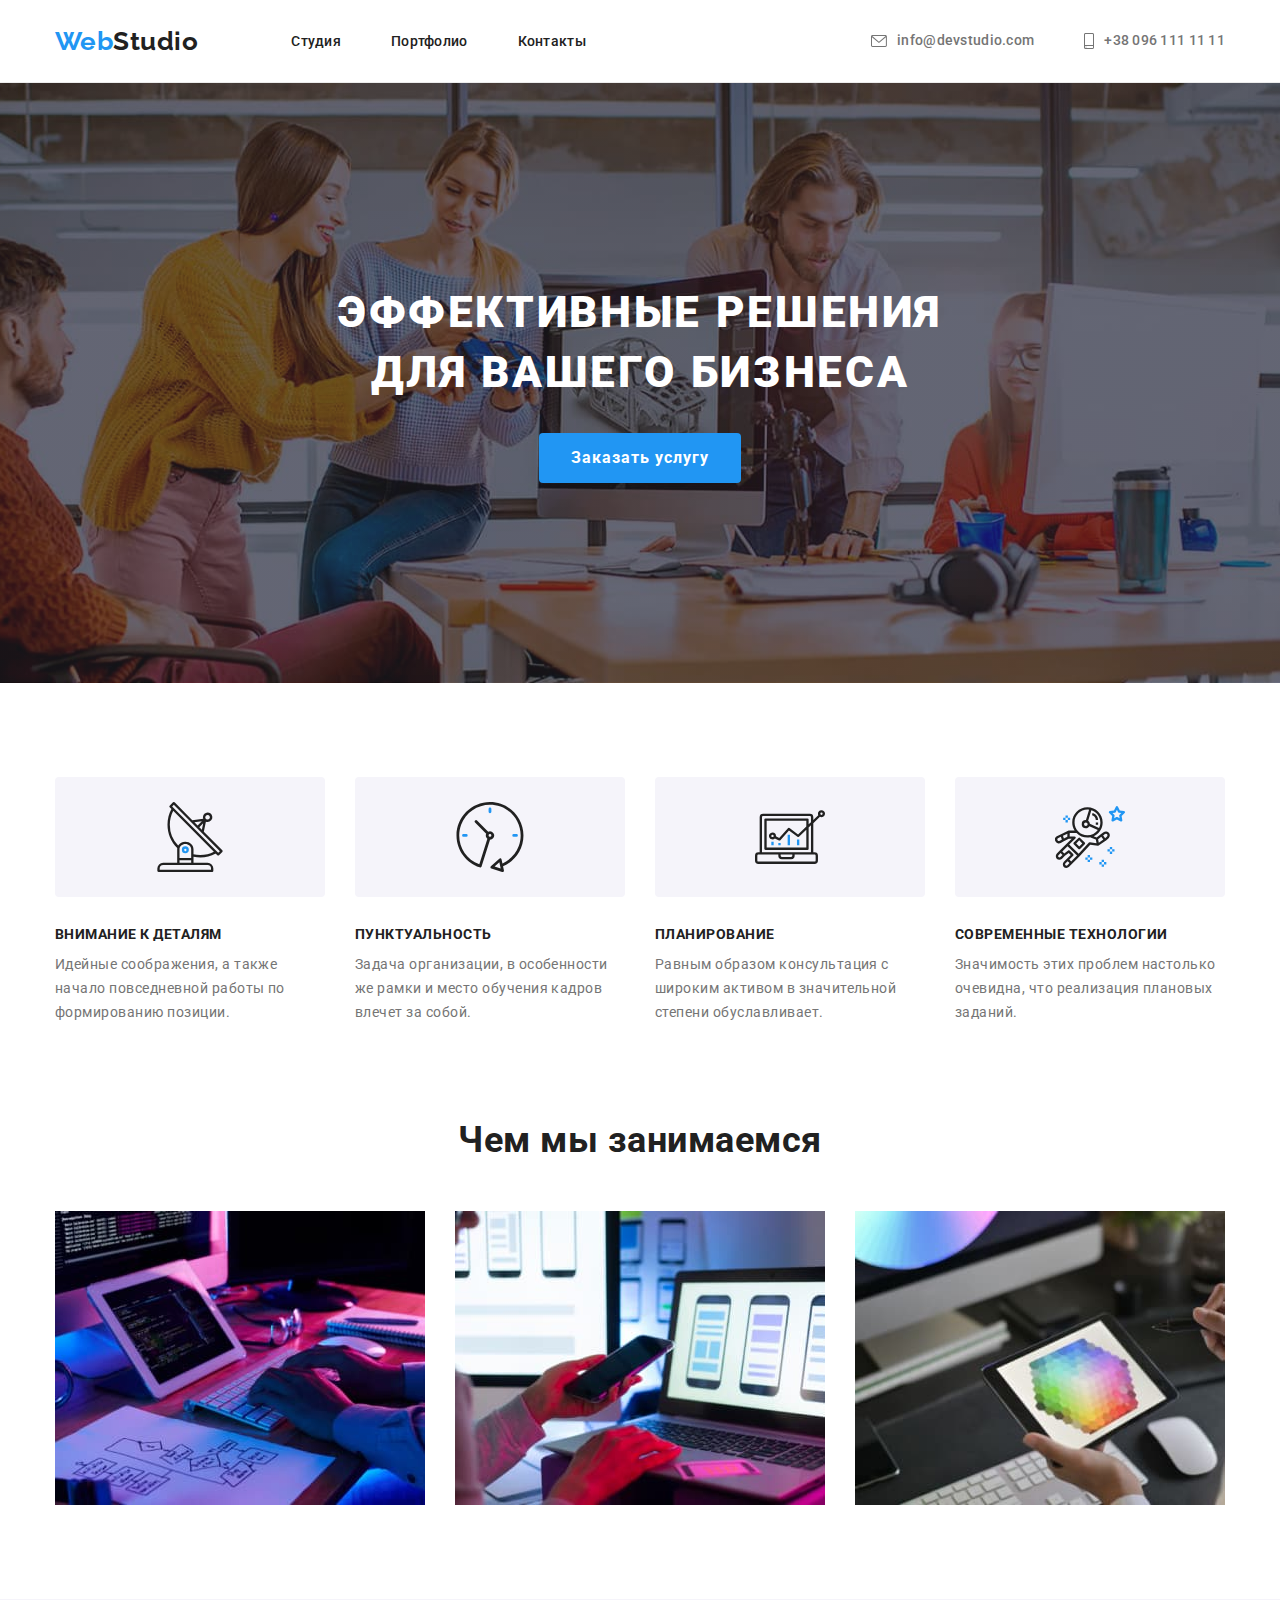
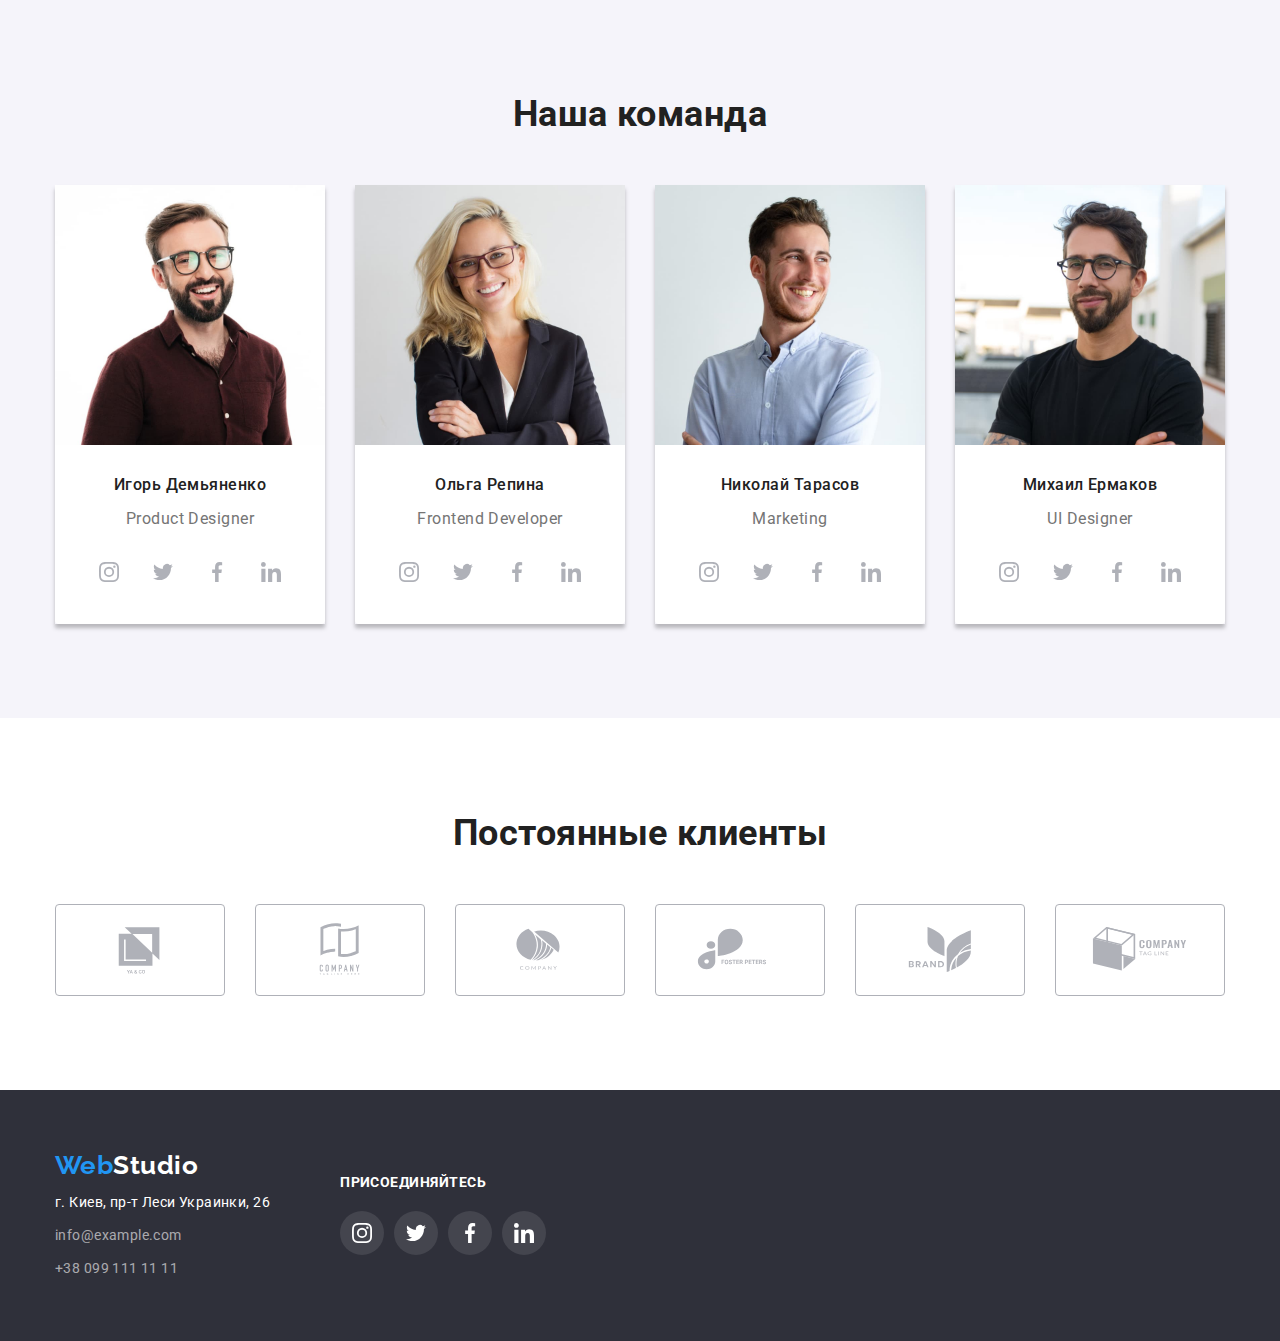
<file: index.html>
<!DOCTYPE html>
<html lang="ru">
  <head>
    <meta charset="UTF-8" />
    <meta http-equiv="X-UA-Compatible" content="IE=edge" />
    <meta name="viewport" content="width=device-width, initial-scale=1.0" />
    <title>Студия</title>
    <link rel="preconnect" href="https://fonts.gstatic.com" />
    <link
      href="https://fonts.googleapis.com/css2?family=Raleway:wght@700&family=Roboto:wght@400;500;700;900&display=swap"
      rel="stylesheet"
    />
    <link
      rel="stylesheet"
      href="https://cdnjs.cloudflare.com/ajax/libs/modern-normalize/1.0.0/modern-normalize.min.css"
    />
    <link rel="stylesheet" href="./css/styles.css" />
  </head>
  <body>
    <header class="header">
      <div class="container">
        <a href="/" class="logo">Web<span class="logo-color-header">Studio</span></a>
        <nav class="nav-section">
          <ul class="nav-flex">
            <li class="list-item"><a href="./index.html" class="link">Студия </a></li>
            <li class="list-item"><a href="./portfolio.html" class="link">Портфолио</a></li>
            <li class="list-item"><a href="" class="link">Контакты</a></li>
          </ul>
        </nav>
        <ul class="contact-details">
          <li class="list-item"><a href="mailto:info@devstudio.com" class="link">
            <svg width="16px" height="12px" class="address-svg">
              <use href="./images/icons/icons.svg#icon-mail">
              </use>
            </svg>
            info@devstudio.com</a></li>
          <li class="list-item"><a href="tel:+380961111111" class="link">
            <svg class="address-svg" width="10px" height="16px">
              <use href="./images/icons/icons.svg#icon-tel">
              </use>
            </svg>
            +38 096 111 11 11</a></li>
        </ul>
      </div>
    </header>
    <main class="main-container">
        <!--Шапка-->
        <section class="top-section">
          <div class="container">
            <div class="top-section-container">
              <h1 class="main-title">Эффективные решения для вашего бизнеса</h1>
            </div>
            <button type="button" class="order-button">Заказать услугу</button>
          </div>
        </section>
        <!--Особенности-->
        <section class="features-section section">
          <div class="container">
          <ul class="features-flex">
            <li class="list-item">
              <div class="feature-icon-div">
              <svg class="feature-icon">
                <use href="./images/icons/icons.svg#icon-antenna"></use>
              </svg>
              </div>
              <div class="feature-description">
              <h3 class="heading">Внимание к деталям</h3>
              <p class="paragraph">Идейные соображения, а также начало повседневной работы по формированию позиции.</p>
              </div>
            </li>
            <li class="list-item">
              <div class="feature-icon-div">
              <svg class="feature-icon">
                <use href="./images/icons/icons.svg#icon-clock"></use>
              </svg>
              </div>
              <div class="feature-description">
              <h3 class="heading">Пунктуальность</h3>
              <p class="paragraph">
                Задача организации, в особенности же рамки и место обучения кадров влечет за собой.
              </p>
              </div>
            </li>
            <li class="list-item">
              <div class="feature-icon-div">
              <svg class="feature-icon">
                <use href="./images/icons/icons.svg#icon-diagram"></use>
              </svg>
              </div>
              <div class="feature-description">
              <h3 class="heading">Планирование</h3>
              <p class="paragraph">
                Равным образом консультация с широким активом в значительной степени обуславливает.
              </p>
              </div>
            </li>
            <li class="list-item">
              <div class="feature-icon-div">
               <svg class="feature-icon">
                <use href="./images/icons/icons.svg#icon-astronaut"></use>
              </svg>
              </div>
              <div class="feature-description">
              <h3 class="heading">Современные технологии</h3>
              <p class="paragraph">Значимость этих проблем настолько очевидна, что реализация плановых заданий.</p>
              </div>
            </li>
          </ul>
          </div>
        </section>

        <!--Чем мы занимаемся-->
        <section class="what-we-do-section section">
          <div class="container">
            <h2 class="heading">Чем мы занимаемся</h2>
            <ul class="what-we-do-flex">
              <li class="list-item">
                <img src="./images/what-we-do/img1.jpg" alt="Разработка сайтов" width="370" height="294" class="img" />
              </li>
              <li class="list-item">
                <img
                  src="./images/what-we-do/img2.jpg"
                  alt="Разработка мобильных приложений"
                  width="370"
                  height="294"
                  class="img"
                />
              </li>
              <li class="list-item">
                <img src="./images/what-we-do/img3.jpg" alt="Веб-дизайн" width="370" height="294" class="img" />
              </li>
            </ul>
          </div>
        </section>
        <!--Наша команда-->
        <section class="our-team-section section">
          <div class="container">
            <h2 class="heading">Наша команда</h2>
            <ul class="our-team-flex">
              <li class="list-item team-member">
                <div class="images-item">
                  <img src="./images/our-team/img1.jpg" alt="Игорь Демьяненко" width="270" height="260" class="img" />
                  <div class="img-description">
                    <h3 class="team-names">Игорь Демьяненко</h3>
                    <p lang="en" class="paragraph">Product Designer</p>
                    
                    <ul class="social-icons">
                      <li class="list-item">
                        <a  class="social-icon-link"
                        href="">
                      <svg class="social-icon-svg">
                        <use href="./images/icons/icons.svg#icon-instagram"></use>
                      </svg>
                      </a>
                      </li>
                      <li class="list-item">
                        <a  class="social-icon-link"
                        href="">
                      <svg class="social-icon-svg">
                        <use href="./images/icons/icons.svg#icon-twitter"></use>
                      </svg>
                      </a>
                      </li>
                      <li class="list-item">
                        <a  class="social-icon-link"
                        href="">
                      <svg class="social-icon-svg">
                        <use href="./images/icons/icons.svg#icon-facebook"></use>
                      </svg>
                      </a>
                      </li>
                      <li class="list-item">
                        <a  class="social-icon-link"
                        href="">
                      <svg class="social-icon-svg">
                        <use href="./images/icons/icons.svg#icon-linkedin"></use>
                      </svg>
                      </a>
                      </li>

                    </ul>
                  </div>
                </div>
              </li>
              <li class="list-item team-member">
                <div class="images-item">
                  <img src="./images/our-team/img2.jpg" alt="Ольга Репина" width="270" height="260" class="img" />
                  <div class="img-description">
                    <h3 class="team-names">Ольга Репина</h3>
                    <p lang="en" class="paragraph">Frontend Developer</p>

                    <ul class="social-icons">
                      <li class="list-item">
                        <a  class="social-icon-link"
                        href="">
                      <svg class="social-icon-svg">
                        <use href="./images/icons/icons.svg#icon-instagram"></use>
                      </svg>
                      </a>
                      </li>
                      <li class="list-item">
                        <a  class="social-icon-link"
                        href="">
                      <svg class="social-icon-svg">
                        <use href="./images/icons/icons.svg#icon-twitter"></use>
                      </svg>
                      </a>
                      </li>
                      <li class="list-item">
                        <a  class="social-icon-link"
                        href="">
                      <svg class="social-icon-svg">
                        <use href="./images/icons/icons.svg#icon-facebook"></use>
                      </svg>
                      </a>
                      </li>
                      <li class="list-item">
                        <a  class="social-icon-link"
                        href="">
                      <svg class="social-icon-svg">
                        <use href="./images/icons/icons.svg#icon-linkedin"></use>
                      </svg>
                      </a>
                      </li>

                    </ul>
                  </div>
                </div>
              </li>
              <li class="list-item team-member">
                <div class="images-item">
                  <img src="./images/our-team/img3.jpg" alt="Николай Тарасов" width="270" height="260" class="img" />
                  <div class="img-description">
                    <h3 class="team-names">Николай Тарасов</h3>
                    <p lang="en" class="paragraph">Marketing</p>
                    <ul class="social-icons">
                      <li class="list-item">
                        <a  class="social-icon-link"
                        href="">
                      <svg class="social-icon-svg">
                        <use href="./images/icons/icons.svg#icon-instagram"></use>
                      </svg>
                      </a>
                      </li>
                      <li class="list-item">
                        <a  class="social-icon-link"
                        href="">
                      <svg class="social-icon-svg">
                        <use href="./images/icons/icons.svg#icon-twitter"></use>
                      </svg>
                      </a>
                      </li>
                      <li class="list-item">
                        <a  class="social-icon-link"
                        href="">
                      <svg class="social-icon-svg">
                        <use href="./images/icons/icons.svg#icon-facebook"></use>
                      </svg>
                      </a>
                      </li>
                      <li class="list-item">
                        <a  class="social-icon-link"
                        href="">
                      <svg class="social-icon-svg">
                        <use href="./images/icons/icons.svg#icon-linkedin"></use>
                      </svg>
                      </a>
                      </li>

                    </ul>
                  </div>
                </div>
              </li>
              <li class="list-item team-member">
                <div class="images-item">
                  <img src="./images/our-team/img4.jpg" alt="Михаил Ермаков" width="270" height="260" class="img" />
                  <div class="img-description">
                    <h3 class="team-names">Михаил Ермаков</h3>
                    <p lang="en" class="paragraph">UI Designer</p>
                    <ul class="social-icons">
                      <li class="list-item">
                        <a  class="social-icon-link"
                        href="">
                      <svg class="social-icon-svg">
                        <use href="./images/icons/icons.svg#icon-instagram"></use>
                      </svg>
                      </a>
                      </li>
                      <li class="list-item">
                        <a  class="social-icon-link"
                        href="">
                      <svg class="social-icon-svg">
                        <use href="./images/icons/icons.svg#icon-twitter"></use>
                      </svg>
                      </a>
                      </li>
                      <li class="list-item">
                        <a  class="social-icon-link"
                        href="">
                      <svg class="social-icon-svg">
                        <use href="./images/icons/icons.svg#icon-facebook"></use>
                      </svg>
                      </a>
                      </li>
                      <li class="list-item">
                        <a  class="social-icon-link"
                        href="">
                      <svg class="social-icon-svg">
                        <use href="./images/icons/icons.svg#icon-linkedin"></use>
                      </svg>
                      </a>
                      </li>

                    </ul>
                  </div>
                </div>
              </li>
            </ul>
          </div>
        </section>
      </div>
<!-- Постоянные клиенты -->
<section class="clients-section section">
  <div class="container">
    <h2 class="heading">Постоянные клиенты</h2>
<ul class="clients-flex">
  <li class="list-item">
    <a class="clients-icon-link" href=""> 
      <svg class="clients-logo-icon">
    <use href="./images/icons/icons.svg#icon-logo1"></use>
  </svg> 
    </a> 
  </li>
  <li class="list-item">
    <a class="clients-icon-link" href=""> 
      <svg class="clients-logo-icon">
    <use href="./images/icons/icons.svg#icon-logo2"></use>
  </svg> 
    </a> 
  </li>
  <li class="list-item">
    <a class="clients-icon-link" href=""> 
      <svg class="clients-logo-icon">
    <use href="./images/icons/icons.svg#icon-logo3"></use>
  </svg> 
    </a> 
  </li>
  <li class="list-item">
    <a class="clients-icon-link" href=""> 
      <svg class="clients-logo-icon">
    <use href="./images/icons/icons.svg#icon-logo4"></use>
  </svg> 
    </a> 
  </li>
  <li class="list-item">
    <a class="clients-icon-link" href=""> 
      <svg class="clients-logo-icon">
    <use href="./images/icons/icons.svg#icon-logo5"></use>
  </svg> 
    </a> 
  </li>
  <li class="list-item">
    <a class="clients-icon-link" href=""> 
      <svg class="clients-logo-icon">
    <use href="./images/icons/icons.svg#icon-logo6"></use>
  </svg> 
     </a> 
  </li>
</ul>

  </div>
</section>


    </main>
    <footer class="footer">
      <div class="container">
        <div>
        <a href="/" class="logo">Web<span class="logo-color-footer">Studio</span></a>
        <div class="address">
          <address>
            <ul>
              <li class="list-item">
                <a href="https://goo.gl/maps/MNjErT4eSWycqs1J6" class="link">
                  <span class="location-link"> г. Киев, пр-т Леси Украинки, 26 </span></a
                >
              </li>
              <li class="list-item">
                <a href="mailto:info@example.com" class="link">info@example.com</a>
              </li>
              <li class="list-item"><a href="+380991111111" class="link">+38 099 111 11 11</a></li>
            </ul>
          </address>
        </div>
        </div>
<div class="footer-socials">
  <h3 class="heading">Присоединяйтесь</h3>
  <ul class="social-icons">
    <li class="list-item">
        <a  class="social-icon-link"
             href="">
            <svg class="social-icon-svg">
              <use href="./images/icons/icons.svg#icon-instagram"></use>
            </svg>
        </a>
    </li>
    <li class="list-item">
        <a  class="social-icon-link"
            href="">
            <svg class="social-icon-svg">
              <use href="./images/icons/icons.svg#icon-twitter"></use>
            </svg>
        </a>
    </li>
    <li class="list-item">
        <a  class="social-icon-link"
            href="">
            <svg class="social-icon-svg">
              <use href="./images/icons/icons.svg#icon-facebook"></use>
            </svg>
        </a>
    </li>
    <li class="list-item">
        <a  class="social-icon-link"
            href="">
            <svg class="social-icon-svg">
              <use href="./images/icons/icons.svg#icon-linkedin"></use>
            </svg>
      </a>
   </li>

  </ul>

</div>

      </div>
    </footer>
  </body>
</html>
</file>
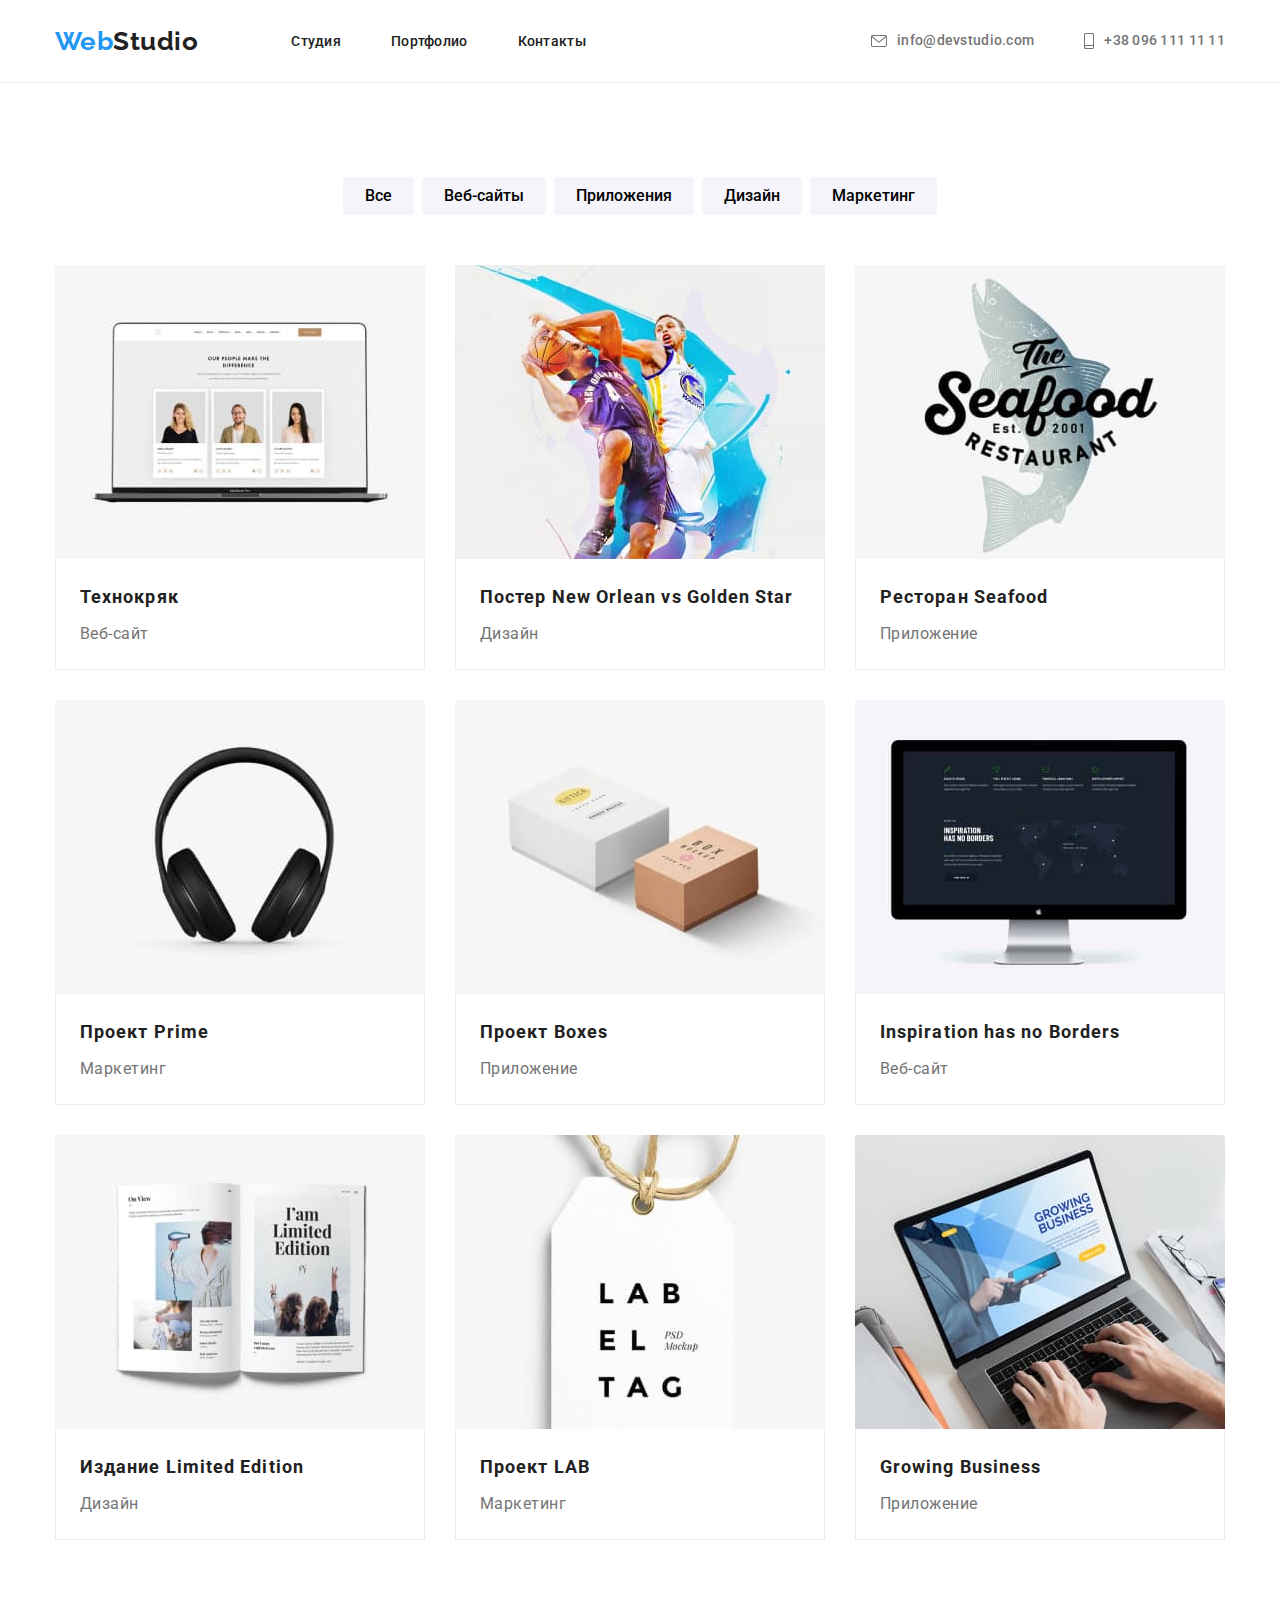
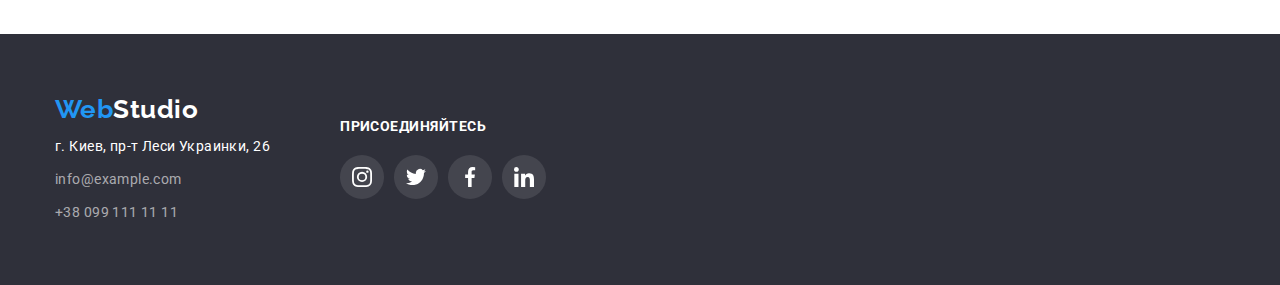
<file: portfolio.html>
<!DOCTYPE html>
<html lang="ru">
  <head>
    <meta charset="UTF-8" />
    <meta http-equiv="X-UA-Compatible" content="IE=edge" />
    <meta name="viewport" content="width=device-width, initial-scale=1.0" />
    <title>Портфолио</title>
    <link rel="preconnect" href="https://fonts.gstatic.com" />
    <link
      href="https://fonts.googleapis.com/css2?family=Raleway:wght@700&family=Roboto:wght@400;500;700;900&display=swap"
      rel="stylesheet"
    />
    <link
      rel="stylesheet"
      href="https://cdnjs.cloudflare.com/ajax/libs/modern-normalize/1.0.0/modern-normalize.min.css"
    />
    <link rel="stylesheet" href="./css/styles.css" />
  </head>

  <body>
    <header class="header">
      <div class="container">
        <a href="/" class="logo">Web<span class="logo-color-header">Studio</span></a>
        <nav class="nav-section">
          <ul class="nav-flex">
            <li class="list-item"><a href="./index.html" class="link">Студия</a></li>
            <li class="list-item"><a href="./portfolio.html" class="link">Портфолио</a></li>
            <li class="list-item"><a href="" class="link">Контакты</a></li>
          </ul>
        </nav>
        <ul class="contact-details">
          <li class="list-item">
            <a href="mailto:info@devstudio.com" class="link">
              <svg class="address-svg" width="16px" height="12px">
                <use href="./images/icons/icons.svg#icon-mail"></use>
              </svg>
              info@devstudio.com
            </a>
          </li>
          <li class="list-item">
            <a href="tel:+380961111111" class="link">
              <svg class="address-svg" width="10px" height="16px">
                <use href="./images/icons/icons.svg#icon-tel"></use>
              </svg>
              +38 096 111 11 11
            </a>
          </li>
        </ul>
      </div>
    </header>
    <main class="main-container">
      <section class="section">
        <div class="container">
          <h1 class="hiden-heading">Примеры работ</h1>
          <ul class="filter-flex">
            <li class="list-item"><button type="button" class="button">Все</button></li>
            <li class="list-item"><button type="button" class="button">Веб-сайты</button></li>
            <li class="list-item"><button type="button" class="button">Приложения</button></li>
            <li class="list-item"><button type="button" class="button">Дизайн</button></li>
            <li class="list-item"><button type="button" class="button">Маркетинг</button></li>
          </ul>
          <ul class="portfolio-flex">
            <li class="list-item">
              <div class="images-item">
                <div class="img-thumb">
                  <img src="./images/portfolio/img1.jpg" alt="Технокряк" width="370" height="294" class="img" />
                </div>
                <div class="img-name">
                  <h2 class="heading">Технокряк</h2>
                  <p class="paragraph">Веб-сайт</p>
                </div>
              </div>
            </li>
            <li class="list-item">
              <div class="images-item">
                <div class="img-thumb">
                  <img
                    src="./images/portfolio/img2.jpg"
                    alt="Постер New Orlean vs Golden Star"
                    width="370"
                    height="294"
                    class="img"
                  />
                </div>
                <div class="img-name">
                  <h2 class="heading">Постер New Orlean vs Golden Star</h2>
                  <p class="paragraph">Дизайн</p>
                </div>
              </div>
            </li>
            <li class="list-item">
              <div class="images-item">
                <div class="img-thumb">
                  <img src="./images/portfolio/img3.jpg" alt="Ресторан Seafood" width="370" height="294" class="img" />
                </div>
                <div class="img-name">
                  <h2 class="heading">Ресторан Seafood</h2>
                  <p class="paragraph">Приложение</p>
                </div>
              </div>
            </li>
            <li class="list-item">
              <div class="images-item">
                <div class="img-thumb">
                  <img src="./images/portfolio/img4.jpg" alt="Проект Prime" width="370" height="294" class="img" />
                </div>
                <div class="img-name">
                  <h2 class="heading">Проект Prime</h2>
                  <p class="paragraph">Маркетинг</p>
                </div>
              </div>
            </li>
            <li class="list-item">
              <div class="images-item">
                <div class="img-thumb">
                  <img src="./images/portfolio/img5.jpg" alt="Проект Boxes" width="370" height="294" class="img" />
                </div>
                <div class="img-name">
                  <h2 class="heading">Проект Boxes</h2>
                  <p class="paragraph">Приложение</p>
                </div>
              </div>
            </li>
            <li class="list-item">
              <div class="images-item">
                <div class="img-thumb">
                  <img
                    src="./images/portfolio/img6.jpg"
                    alt="Inspiration has no Borders"
                    width="370"
                    height="294"
                    class="img"
                  />
                </div>
                <div class="img-name">
                  <h2 class="heading">Inspiration has no Borders</h2>
                  <p class="paragraph">Веб-сайт</p>
                </div>
              </div>
            </li>
            <li class="list-item">
              <div class="images-item">
                <div class="img-thumb">
                  <img
                    src="./images/portfolio/img7.jpg"
                    alt="Издание Limited Edition"
                    width="370"
                    height="294"
                    class="img"
                  />
                </div>
                <div class="img-name">
                  <h2 class="heading">Издание Limited Edition</h2>
                  <p class="paragraph">Дизайн</p>
                </div>
              </div>
            </li>
            <li class="list-item">
              <div class="images-item">
                <div class="img-thumb">
                  <img src="./images/portfolio/img8.jpg" alt="Проект LAB" width="370" height="294" class="img" />
                </div>
                <div class="img-name">
                  <h2 class="heading">Проект LAB</h2>
                  <p class="paragraph">Маркетинг</p>
                </div>
              </div>
            </li>
            <li class="list-item">
              <div class="images-item">
                <div class="img-thumb">
                  <img src="./images/portfolio/img9.jpg" alt="Проект LAB" width="370" height="294" class="img" />
                </div>
                <div class="img-name">
                  <h2 class="heading">Growing Business</h2>
                  <p class="paragraph">Приложение</p>
                </div>
              </div>
            </li>
          </ul>
        </div>
      </section>
    </main>
    <footer class="footer">
      <div class="container">
        <div>
          <a href="/" class="logo">Web<span class="logo-color-footer">Studio</span></a>
          <div class="address">
            <address>
              <ul>
                <li class="list-item">
                  <a href="https://goo.gl/maps/MNjErT4eSWycqs1J6" class="link">
                    <span class="location-link"> г. Киев, пр-т Леси Украинки, 26 </span></a
                  >
                </li>
                <li class="list-item">
                  <a href="mailto:info@example.com" class="link">info@example.com</a>
                </li>
                <li class="list-item"><a href="+380991111111" class="link">+38 099 111 11 11</a></li>
              </ul>
            </address>
          </div>
        </div>
        <div class="footer-socials">
          <h3 class="heading">Присоединяйтесь</h3>
          <ul class="social-icons">
            <li class="list-item">
              <a class="social-icon-link" href="">
                <svg class="social-icon-svg">
                  <use href="./images/icons/icons.svg#icon-instagram"></use>
                </svg>
              </a>
            </li>
            <li class="list-item">
              <a class="social-icon-link" href="">
                <svg class="social-icon-svg">
                  <use href="./images/icons/icons.svg#icon-twitter"></use>
                </svg>
              </a>
            </li>
            <li class="list-item">
              <a class="social-icon-link" href="">
                <svg class="social-icon-svg">
                  <use href="./images/icons/icons.svg#icon-facebook"></use>
                </svg>
              </a>
            </li>
            <li class="list-item">
              <a class="social-icon-link" href="">
                <svg class="social-icon-svg">
                  <use href="./images/icons/icons.svg#icon-linkedin"></use>
                </svg>
              </a>
            </li>
          </ul>
        </div>
      </div>
    </footer>
  </body>
</html>
</file>
<file: css/styles.css>
body {
  font-family: Roboto, sans-serif;
  color: var(--primary-text-color);
  letter-spacing: var(--primary-letter-spacing);
}

:root {
  --primary-bgcolor: #ffffff;
  --team-bgcolor: #f5f4fa;
  --main-dark-bgcolor: #2f303a;
  --accent-color: #2196f3;
  --buttons-bgcolor: #f5f4fa;
  --primary-text-color: #212121;
  --primary-letter-spacing: 0.03em;
  --secondary-text-color: #757575;
  --main-white-color: #ffffff;
  --icons-color: #afb1b8;
}
/* General */
.container {
  width: 1200px;
  padding: 0 15px;
  margin-left: auto;
  margin-right: auto;
}
.list-item {
  list-style-type: none;
}
h1,
h2,
h3,
p,
ul {
  margin: 0;
  padding: 0;
}

.section {
  padding-top: 94px;
  padding-bottom: 94px;
}

.img {
  display: block;
}

/* Header */
.header {
  background-color: var(--primary-bgcolor);
}

.header .container {
  display: flex;
  align-items: center;
}
.header {
  border-bottom: 1px solid #ececec;
}

.logo {
  text-decoration: none;
  font-family: Raleway, sans-serif;
  font-weight: 700;
  font-size: 26px;
  line-height: 1.19;
  color: var(--accent-color);
}
.logo-color-header {
  color: var(--primary-text-color);
}
.logo-color-footer {
  color: var(--main-white-color);
}
.link {
  text-decoration: none;
  color: inherit;
}
.address-svg {
  margin-right: 10px;
  fill: currentColor;
}

.nav-section .link {
  color: var(--primary-text-color);
  font-size: 14px;
  font-weight: 500;
  line-height: 1.14;
  letter-spacing: 0.02em;
}
.nav-flex {
  display: flex;
  margin-left: 93px;
}
.nav-flex .list-item {
  display: block;
  padding: 32px 0;
}
.nav-flex .list-item:not(:last-child) {
  margin-right: 50px;
}
.header .contact-details {
  display: flex;
  margin-left: auto;
}

.contact-details .link {
  color: var(--secondary-text-color);
  font-weight: 500;
  font-size: 14px;
  line-height: 1.14;
  letter-spacing: 0.02em;
}

.contact-details .list-item + .list-item {
  margin-left: 50px;
}
.contact-details .link {
  display: flex;
  align-items: center;
}

.link:focus,
.link:hover {
  color: var(--accent-color);
}
/* Main */
.main-container {
  background-color: var(--primary-bgcolor);
}
.our-team-section {
  background-color: var(--team-bgcolor);
}
.footer,
.top-section {
  background-color: var(--main-dark-bgcolor);
}
.top-section {
  padding-top: 200px;
  padding-bottom: 200px;
  margin-left: auto;
  margin-right: auto;
}
.top-section-container {
  width: 696px;
  margin-left: auto;
  margin-right: auto;
  margin-bottom: 30px;
}
.top-section {
  background-image: linear-gradient(to top, rgba(47, 48, 58, 0.4), rgba(47, 48, 58, 0.4)), url(../images/hero/hero.jpg);
  max-width: 1600px;
  background-repeat: no-repeat;
  background-position: center;
  background-size: cover;
}
.filter-flex {
  display: flex;
  justify-content: center;

  margin-bottom: 50px;
}
.filter-flex .list-item + .list-item {
  margin-left: 8px;
}
.button {
  background-color: var(--buttons-bgcolor);
  font-weight: 500;
  font-size: 16px;
  line-height: 1.62;
  text-align: center;
  cursor: pointer;
  font-family: inherit;

  padding: 6px 22px;
  border-width: 0px;
  border-color: transparent;
  border-radius: 4px;
}
.button:hover,
.button:focus {
  background-color: var(--accent-color);
  color: var(--main-white-color);

  box-shadow: 0px 2px 2px 0px rgba(0, 0, 0, 0.12), 0px 1px 2px 0px rgba(0, 0, 0, 0.08),
    0px 3px 1px 0px rgba(0, 0, 0, 0.1);
}
.portfolio-flex {
  display: flex;
  margin-left: auto;
  margin-right: auto;
  flex-wrap: wrap;

  margin-left: -30px;
  margin-bottom: -30px;
}
.portfolio-flex .images-item {
  flex-basis: calc((100% - 90px) / 3);
  margin-left: 30px;
  margin-bottom: 30px;
}
.img-name {
  border-bottom: 1px solid #eeeeee;
  border-left: 1px solid #eeeeee;
  border-right: 1px solid #eeeeee;

  padding: 20px 24px;
}

.img-name .heading {
  margin-bottom: 4px;
}
.img-thumb .img {
  max-width: 100%;
}
.images-item {
  background-color: var(--primary-bgcolor);
}
.order-button {
  background-color: var(--accent-color);
  color: var(--main-white-color);
  font-weight: 700;
  font-size: 16px;
  line-height: 1.87;
  text-align: center;
  letter-spacing: 0.06em;
  cursor: pointer;

  display: block;
  border-width: 0px;
  border-color: transparent;
  border-radius: 4px;
  padding: 10px 32px;
  margin-left: auto;
  margin-right: auto;
}

.main-title {
  color: var(--main-white-color);
  font-weight: 900;
  font-size: 44px;
  line-height: 1.36;
  letter-spacing: 0.06em;
  text-align: center;
  text-transform: uppercase;
}

.heading {
  font-weight: 700;
}
.features-flex {
  display: flex;
  margin-left: -30px;
}
.features-flex .list-item {
  flex-basis: calc((100% - 30px) / 3);
  margin-left: 30px;
}

.features-section .heading {
  font-size: 14px;
  line-height: 1.14;
  text-transform: uppercase;

  margin-bottom: 10px;
}
.features-section {
  padding-bottom: 0;
}

.features-section .paragraph {
  color: var(--secondary-text-color);
  font-size: 14px;
  line-height: 1.71;
}
.feature-icon-div {
  display: flex;
  width: 270px;
  height: 120px;
  background-color: var(--team-bgcolor);
  border-radius: 4px;
  justify-content: center;
  align-items: center;
  /* padding: 25px 100px; */

  margin-bottom: 30px;
}

.feature-icon {
  width: 70px;
  height: 70px;
  background-color: var(--team-bgcolor);
}

.what-we-do-section .heading,
.our-team-section .heading,
.clients-section .heading {
  font-size: 36px;
  line-height: 1.17;
  text-align: center;

  margin-left: auto;
  margin-right: auto;
  margin-bottom: 50px;
}
.what-we-do-flex {
  display: flex;
}
.what-we-do-flex .list-item:not(:first-child) {
  margin-left: 30px;
}
.our-team-section .team-member {
  box-shadow: 0px 4px 4px 0px rgba(0, 0, 0, 0.25);
}

.team-names {
  font-weight: 500;
  font-size: 16px;
  line-height: 1.19;
}
.our-team-flex {
  display: flex;
}

.team-names {
  margin-bottom: 10px;
}
.img-description {
  padding-top: 30px;
  padding-bottom: 30px;
  text-align: center;
}
.our-team-section .paragraph {
  color: var(--secondary-text-color);
  font-size: 16px;
  line-height: 1.19;

  margin-bottom: 16px;
}
.our-team-section .list-item:not(:first-child) {
  margin-left: 30px;
}
.our-team-section .images-item {
  border-width: 0px;
  border-color: transparent;
  border-bottom-right-radius: 4px;
  border-bottom-left-radius: 4px;
}

.social-icons {
  display: inline-flex;
}
.social-icon-svg {
  width: 20px;
  height: 20px;
  fill: var(--icons-color);
}
.social-icon-link {
  display: flex;
  align-items: center;
  justify-content: center;

  width: 44px;
  height: 44px;
  border-radius: 50%;
}

.social-icon-link:hover .social-icon-svg,
.social-icon-link:focus .social-icon-svg {
  fill: var(--main-white-color);
}

.social-icons .list-item:not(:first-child) {
  margin-left: 10px;
}
.hiden-heading {
  display: none;
}
.images-item .heading {
  font-size: 18px;
  line-height: 2;
  letter-spacing: 0.06em;
}

.images-item .paragraph {
  color: var(--secondary-text-color);
  font-size: 16px;
  line-height: 1.87;
}
.portfolio-flex .images-item:focus,
.portfolio-flex .images-item:hover {
  box-shadow: 1px 4px 6px 0px rgba(0, 0, 0, 0.16), 0px 4px 4px 0px rgba(0, 0, 0, 0.06),
    0px 1px 1px 0px rgba(0, 0, 0, 0.12);
}
.clients-flex {
  display: flex;
  margin-left: -30px;
}

.clients-flex .list-item {
  flex-basis: calc((100% - 150px) / 5);
  margin-left: 30px;
}
.clients-logo-icon {
  fill: var(--icons-color);

  width: 106px;
  height: 60px;
}
.clients-icon-link:hover .clients-logo-icon,
.clients-icon-link:focus .clients-logo-icon {
  fill: currentColor;
}

.clients-icon-link {
  display: flex;
  align-items: center;
  justify-content: center;
  width: 170px;
  height: 92px;

  border: 1px solid var(--icons-color);
  border-radius: 4px;
}

.clients-icon-link:hover,
.clients-icon-link:focus {
  border-color: var(--accent-color);
  color: var(--accent-color);
}

.footer .link {
  color: rgba(255, 255, 255, 0.6);
  font-size: 14px;
  line-height: 1.71;
  letter-spacing: 0.03em;
  font-style: normal;
}
.footer {
  padding-top: 60px;
  padding-bottom: 60px;
}
.footer .heading {
  font-size: 14px;
  line-height: 1.14;
  color: var(--main-white-color);
  text-transform: uppercase;
  margin-bottom: 20px;
}
.footer .container {
  display: flex;
  align-items: center;
}
.footer .social-icon-link {
  background-color: rgba(255, 255, 255, 0.1);
}
.footer .social-icon-svg {
  fill: var(--main-white-color);
}
.social-icon-link:hover,
.social-icon-link:focus {
  background-color: var(--accent-color);
}

.footer-socials {
  margin-left: 70px;
}
.address {
  margin-top: 10px;
}
.address .list-item:not(:last-child) {
  margin-bottom: 9px;
}
.location-link {
  color: var(--main-white-color);
}

.footer .link:focus,
.footer .link:hover,
.location-link:focus,
.location-link:hover {
  color: var(--accent-color);
}
</file>
